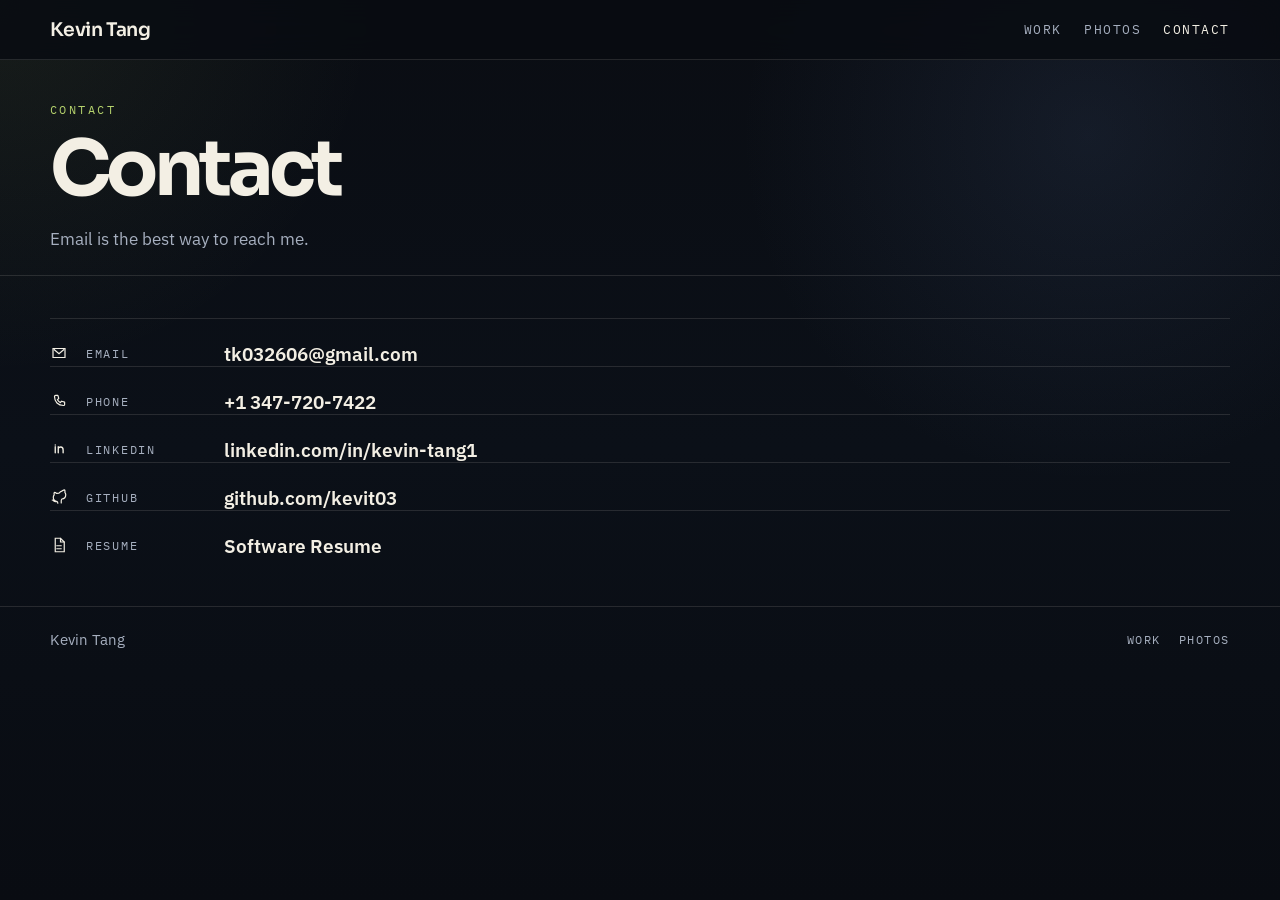
<file: contact.html>
<!doctype html>
<html lang="en">
<head>
<meta charset="UTF-8" />
<meta name="viewport" content="width=device-width, initial-scale=1" />
<meta
  name="description"
  content="Contact Kevin Tang."
/>
<title>Kevin Tang - Contact</title>

<link rel="preconnect" href="https://fonts.googleapis.com" />
<link rel="preconnect" href="https://fonts.gstatic.com" crossorigin />
<link
  href="https://fonts.googleapis.com/css2?family=IBM+Plex+Mono:wght@400;500&family=IBM+Plex+Sans:wght@400;500;600;700&family=Sora:wght@400;600;700&display=swap"
  rel="stylesheet"
/>

<link rel="stylesheet" href="./styles.css" />
</head>

<body class="page page-contact" data-page="contact">
<header class="site-header">
  <div class="shell header-bar">
    <a class="brand" href="./index.html">Kevin Tang</a>

    <nav class="site-nav" aria-label="Primary">
      <a class="site-nav__link" href="./index.html" data-nav="work">Work</a>
      <a class="site-nav__link" href="./photos.html" data-nav="photos">Photos</a>
      <a class="site-nav__link" href="./contact.html" data-nav="contact">Contact</a>
    </nav>
  </div>
</header>

<main>
  <section class="page-header">
    <div class="shell">
      <p class="eyebrow">Contact</p>
      <h1>Contact</h1>
      <p class="page-header__copy">Email is the best way to reach me.</p>
    </div>
  </section>

  <section class="section">
    <div class="shell contact-page">
      <a class="contact-row" href="mailto:tk032606@gmail.com">
        <svg class="icon" viewBox="0 0 24 24" aria-hidden="true">
          <path d="M4 6h16v12H4z" fill="none" stroke="currentColor" stroke-width="1.6" />
          <path d="m5 7 7 6 7-6" fill="none" stroke="currentColor" stroke-width="1.6" />
        </svg>
        <span>Email</span>
        <strong>tk032606@gmail.com</strong>
      </a>

      <a class="contact-row" href="tel:+13477207422">
        <svg class="icon" viewBox="0 0 24 24" aria-hidden="true">
          <path d="M7.5 4.5h3l1.2 4-1.8 1.8a14 14 0 0 0 3.8 3.8l1.8-1.8 4 1.2v3A1.5 1.5 0 0 1 18 18C10.8 18 6 13.2 6 6A1.5 1.5 0 0 1 7.5 4.5Z" fill="none" stroke="currentColor" stroke-width="1.6" stroke-linecap="round" stroke-linejoin="round" />
        </svg>
        <span>Phone</span>
        <strong>+1 347-720-7422</strong>
      </a>

      <a
        class="contact-row"
        href="https://www.linkedin.com/in/kevin-tang1/"
        target="_blank"
        rel="noreferrer"
      >
        <svg class="icon" viewBox="0 0 24 24" aria-hidden="true">
          <path d="M7 9v8M7 6.5v.1M11 17V9m0 2.3c.6-1.2 1.6-2 3.2-2 2.1 0 3.3 1.4 3.3 4V17" fill="none" stroke="currentColor" stroke-width="1.8" stroke-linecap="round" stroke-linejoin="round" />
        </svg>
        <span>LinkedIn</span>
        <strong>linkedin.com/in/kevin-tang1</strong>
      </a>

      <a
        class="contact-row"
        href="https://github.com/kevit03"
        target="_blank"
        rel="noreferrer"
      >
        <svg class="icon" viewBox="0 0 24 24" aria-hidden="true">
          <path d="M9 18c-4 1.2-4-2-6-2m12 4v-3.1c0-.9.3-1.6.8-2.2 2.6-.3 5.2-1.3 5.2-5.8 0-1.3-.5-2.4-1.2-3.2.1-.3.5-1.5-.1-3.1 0 0-1-.3-3.3 1.2A11.7 11.7 0 0 0 12 6.8a11.7 11.7 0 0 0-3 .4C6.7 5.7 5.7 6 5.7 6c-.6 1.6-.2 2.8-.1 3.1C4.9 9.9 4.4 11 4.4 12.3c0 4.5 2.6 5.5 5.2 5.8.5.6.8 1.4.8 2.2V20" fill="none" stroke="currentColor" stroke-width="1.6" stroke-linecap="round" stroke-linejoin="round" />
        </svg>
        <span>GitHub</span>
        <strong>github.com/kevit03</strong>
      </a>

      <a class="contact-row" href="./assets/kevin-tang-software-resume.pdf" target="_blank" rel="noreferrer">
        <svg class="icon" viewBox="0 0 24 24" aria-hidden="true">
          <path d="M7 3h7l5 5v13H7z" fill="none" stroke="currentColor" stroke-width="1.6" />
          <path d="M14 3v5h5M9 13h6M9 17h6" fill="none" stroke="currentColor" stroke-width="1.6" stroke-linecap="round" />
        </svg>
        <span>Resume</span>
        <strong>Software Resume</strong>
      </a>
    </div>
  </section>
</main>

<footer class="site-footer">
  <div class="shell site-footer__inner">
    <p>Kevin Tang</p>
    <div class="site-footer__links">
      <a href="./index.html">Work</a>
      <a href="./photos.html">Photos</a>
    </div>
  </div>
</footer>

<script src="./app.js" defer></script>
</body>
</html>
</file>
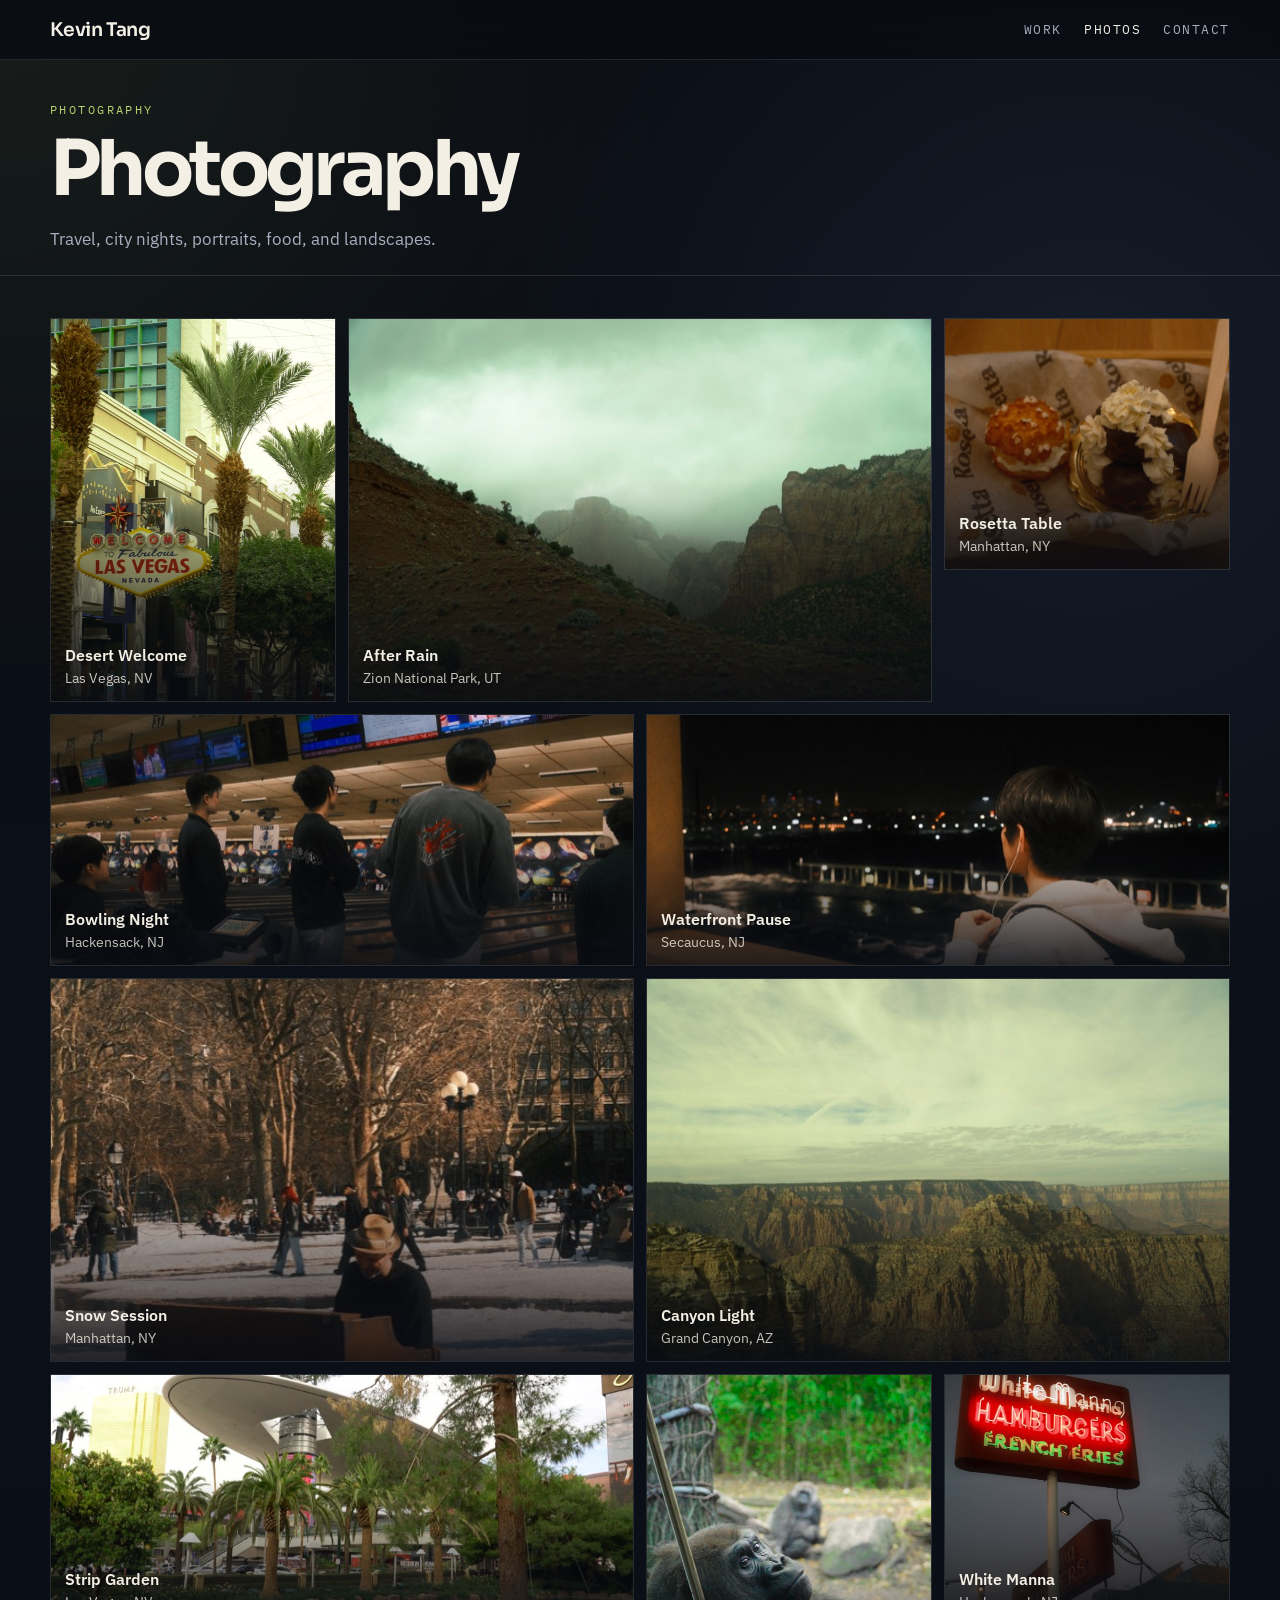
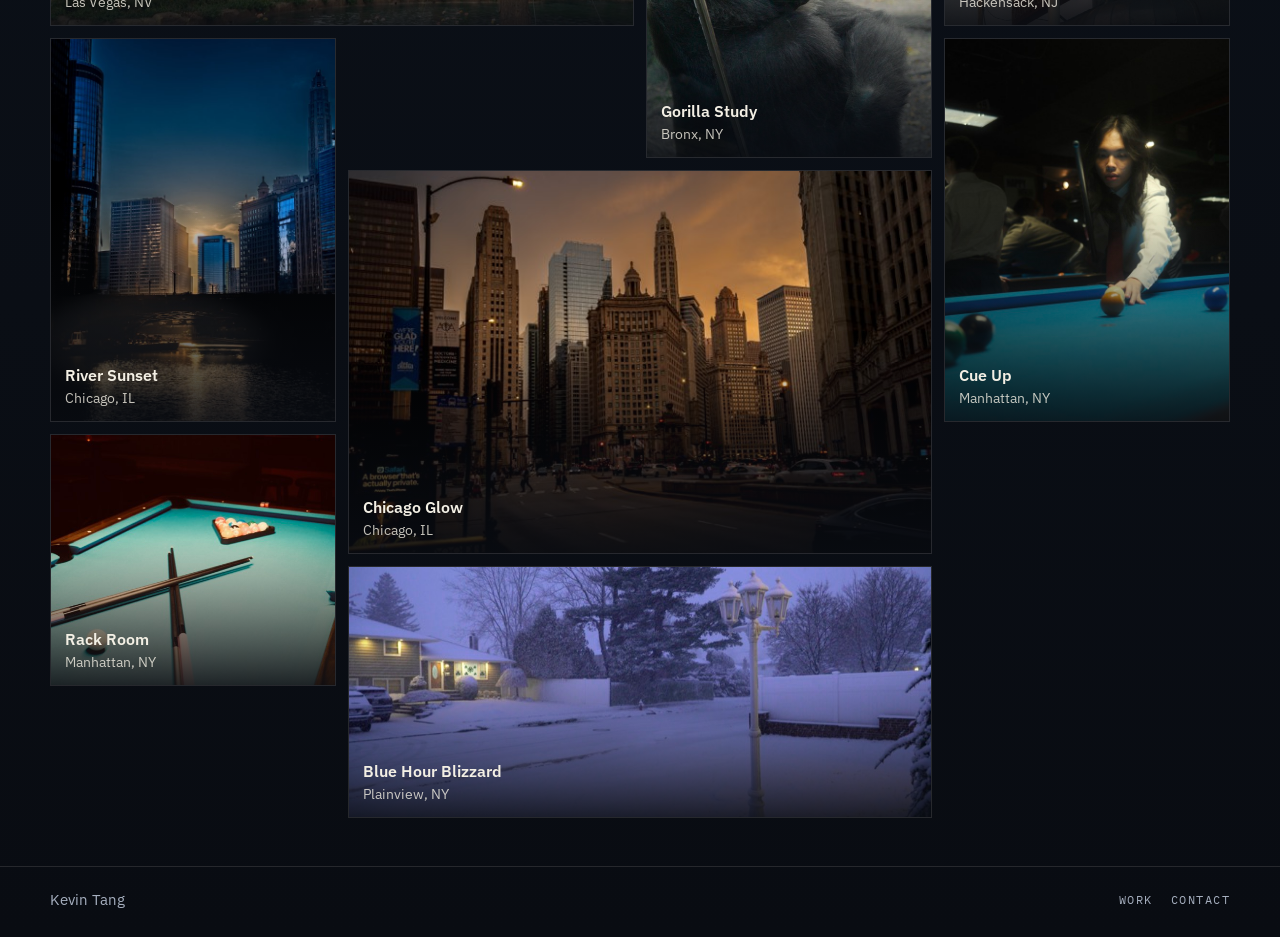
<file: photos.html>
<!doctype html>
<html lang="en">
<head>
<meta charset="UTF-8" />
<meta name="viewport" content="width=device-width, initial-scale=1" />
<meta
  name="description"
  content="Photography by Kevin Tang."
/>
<title>Kevin Tang - Photos</title>

<link rel="preconnect" href="https://fonts.googleapis.com" />
<link rel="preconnect" href="https://fonts.gstatic.com" crossorigin />
<link
  href="https://fonts.googleapis.com/css2?family=IBM+Plex+Mono:wght@400;500&family=IBM+Plex+Sans:wght@400;500;600;700&family=Sora:wght@400;600;700&display=swap"
  rel="stylesheet"
/>

<link rel="stylesheet" href="./styles.css" />
</head>

<body class="page page-photos" data-page="photos">
<header class="site-header">
  <div class="shell header-bar">
    <a class="brand" href="./index.html">Kevin Tang</a>

    <nav class="site-nav" aria-label="Primary">
      <a class="site-nav__link" href="./index.html" data-nav="work">Work</a>
      <a class="site-nav__link" href="./photos.html" data-nav="photos">Photos</a>
      <a class="site-nav__link" href="./contact.html" data-nav="contact">Contact</a>
    </nav>
  </div>
</header>

<main>
  <section class="page-header">
    <div class="shell">
      <p class="eyebrow">Photography</p>
      <h1>Photography</h1>
      <p class="page-header__copy">Travel, city nights, portraits, food, and landscapes.</p>
    </div>
  </section>

  <section class="section">
    <div class="shell">
      <div class="mosaic-grid" aria-label="Photography mosaic">
        <a class="photo-tile photo-tile--tall" href="./images/web/image1.jpg" target="_blank" rel="noreferrer">
          <img src="./images/thumbs/image1.jpg" alt="The Welcome to Fabulous Las Vegas sign framed by palm trees and storefronts." />
          <span class="photo-tile__meta">
            <span class="photo-tile__title">Desert Welcome</span>
            <span class="photo-tile__caption">Las Vegas, NV</span>
          </span>
        </a>
        <a class="photo-tile photo-tile--feature" href="./images/web/image2.jpg" target="_blank" rel="noreferrer">
          <img src="./images/thumbs/image2.jpg" alt="Mist settling over Zion canyon cliffs after rain." />
          <span class="photo-tile__meta">
            <span class="photo-tile__title">After Rain</span>
            <span class="photo-tile__caption">Zion National Park, UT</span>
          </span>
        </a>
        <a class="photo-tile photo-tile--wide" href="./images/web/image3.jpg" target="_blank" rel="noreferrer">
          <img src="./images/thumbs/image3.jpg" alt="Friends standing beside bowling lanes and watching a turn in progress." />
          <span class="photo-tile__meta">
            <span class="photo-tile__title">Bowling Night</span>
            <span class="photo-tile__caption">Hackensack, NJ</span>
          </span>
        </a>
        <a class="photo-tile photo-tile--standard" href="./images/web/image4.jpg" target="_blank" rel="noreferrer">
          <img src="./images/thumbs/image4.jpg" alt="Pastries from Rosetta Bakery on a tray over a wooden table." />
          <span class="photo-tile__meta">
            <span class="photo-tile__title">Rosetta Table</span>
            <span class="photo-tile__caption">Manhattan, NY</span>
          </span>
        </a>
        <a class="photo-tile photo-tile--wide" href="./images/web/image5.jpg" target="_blank" rel="noreferrer">
          <img src="./images/thumbs/image5.jpg" alt="A person looking out over a waterfront at night while holding a phone." />
          <span class="photo-tile__meta">
            <span class="photo-tile__title">Waterfront Pause</span>
            <span class="photo-tile__caption">Secaucus, NJ</span>
          </span>
        </a>
        <a class="photo-tile photo-tile--large" href="./images/web/image6.jpg" target="_blank" rel="noreferrer">
          <img src="./images/thumbs/image6.jpg" alt="A pianist playing an upright piano outdoors in a snowy park." />
          <span class="photo-tile__meta">
            <span class="photo-tile__title">Snow Session</span>
            <span class="photo-tile__caption">Manhattan, NY</span>
          </span>
        </a>
        <a class="photo-tile photo-tile--feature" href="./images/web/image7.jpg" target="_blank" rel="noreferrer">
          <img src="./images/thumbs/image7.jpg" alt="A wide view of the Grand Canyon under streaked clouds." />
          <span class="photo-tile__meta">
            <span class="photo-tile__title">Canyon Light</span>
            <span class="photo-tile__caption">Grand Canyon, AZ</span>
          </span>
        </a>
        <a class="photo-tile photo-tile--wide" href="./images/web/image8.jpg" target="_blank" rel="noreferrer">
          <img src="./images/thumbs/image8.jpg" alt="A futuristic building and garden pond on the Las Vegas Strip." />
          <span class="photo-tile__meta">
            <span class="photo-tile__title">Strip Garden</span>
            <span class="photo-tile__caption">Las Vegas, NV</span>
          </span>
        </a>
        <a class="photo-tile photo-tile--tall" href="./images/web/image9.jpg" target="_blank" rel="noreferrer">
          <img src="./images/thumbs/image9.jpg" alt="Close-up of a gorilla looking toward the camera in an enclosure." />
          <span class="photo-tile__meta">
            <span class="photo-tile__title">Gorilla Study</span>
            <span class="photo-tile__caption">Bronx, NY</span>
          </span>
        </a>
        <a class="photo-tile photo-tile--standard" href="./images/web/image10.jpg" target="_blank" rel="noreferrer">
          <img src="./images/thumbs/image10.jpg" alt="The White Manna Hamburgers neon sign glowing at dusk." />
          <span class="photo-tile__meta">
            <span class="photo-tile__title">White Manna</span>
            <span class="photo-tile__caption">Hackensack, NJ</span>
          </span>
        </a>
        <a class="photo-tile photo-tile--tall" href="./images/web/image11.jpg" target="_blank" rel="noreferrer">
          <img src="./images/thumbs/image11.jpg" alt="Sunset light reflecting on the Chicago River between downtown buildings." />
          <span class="photo-tile__meta">
            <span class="photo-tile__title">River Sunset</span>
            <span class="photo-tile__caption">Chicago, IL</span>
          </span>
        </a>
        <a class="photo-tile photo-tile--large" href="./images/web/image12.jpg" target="_blank" rel="noreferrer">
          <img src="./images/thumbs/image12.jpg" alt="Chicago street and skyline at sunset with warm light behind the buildings." />
          <span class="photo-tile__meta">
            <span class="photo-tile__title">Chicago Glow</span>
            <span class="photo-tile__caption">Chicago, IL</span>
          </span>
        </a>
        <a class="photo-tile photo-tile--tall" href="./images/web/image13.jpg" target="_blank" rel="noreferrer">
          <img src="./images/thumbs/image13.jpg" alt="A person lining up a shot at a pool table in a dim billiards hall." />
          <span class="photo-tile__meta">
            <span class="photo-tile__title">Cue Up</span>
            <span class="photo-tile__caption">Manhattan, NY</span>
          </span>
        </a>
        <a class="photo-tile photo-tile--standard" href="./images/web/image14.jpg" target="_blank" rel="noreferrer">
          <img src="./images/thumbs/image14.jpg" alt="Crossed pool cues on a blue billiards table with a racked set of balls in the background." />
          <span class="photo-tile__meta">
            <span class="photo-tile__title">Rack Room</span>
            <span class="photo-tile__caption">Manhattan, NY</span>
          </span>
        </a>
        <a class="photo-tile photo-tile--wide" href="./images/web/image15.jpg" target="_blank" rel="noreferrer">
          <img src="./images/thumbs/image15.jpg" alt="A snowy suburban street at blue hour with a lamp post in the foreground." />
          <span class="photo-tile__meta">
            <span class="photo-tile__title">Blue Hour Blizzard</span>
            <span class="photo-tile__caption">Plainview, NY</span>
          </span>
        </a>
      </div>
    </div>
  </section>
</main>

<footer class="site-footer">
  <div class="shell site-footer__inner">
    <p>Kevin Tang</p>
    <div class="site-footer__links">
      <a href="./index.html">Work</a>
      <a href="./contact.html">Contact</a>
    </div>
  </div>
</footer>

<script src="./app.js" defer></script>
</body>
</html>
</file>
<file: styles.css>
:root {
  --bg: #090c12;
  --bg-soft: #0f141d;
  --surface: #111722;
  --text: #f3efe4;
  --muted: #a6afbf;
  --line: rgba(243, 239, 228, 0.12);
  --line-strong: rgba(182, 211, 109, 0.4);
  --accent: #b6d36d;
  --accent-soft: #dbe5ba;
  --shadow: 0 24px 70px rgba(0, 0, 0, 0.34);
}

* {
  box-sizing: border-box;
}

html {
  scroll-behavior: smooth;
}

body {
  margin: 0;
  min-height: 100vh;
  font-family: "IBM Plex Sans", sans-serif;
  color: var(--text);
  background:
    radial-gradient(circle at top left, rgba(182, 211, 109, 0.08), transparent 24%),
    radial-gradient(circle at 85% 15%, rgba(76, 100, 144, 0.16), transparent 26%),
    linear-gradient(180deg, #0a0d13 0%, #0b1018 50%, #090c12 100%);
}

img {
  display: block;
  max-width: 100%;
}

a,
button {
  font: inherit;
  color: inherit;
}

button {
  background: none;
}

.shell {
  width: min(1180px, calc(100% - 32px));
  margin: 0 auto;
}

.eyebrow {
  margin: 0 0 16px;
  font-family: "IBM Plex Mono", monospace;
  font-size: 0.76rem;
  letter-spacing: 0.2em;
  text-transform: uppercase;
  color: var(--accent);
}

.site-header {
  position: sticky;
  top: 0;
  z-index: 30;
  border-bottom: 1px solid var(--line);
  background: rgba(9, 12, 18, 0.86);
  backdrop-filter: blur(18px);
}

.header-bar {
  display: flex;
  align-items: center;
  justify-content: space-between;
  gap: 24px;
  padding: 18px 0;
}

.brand {
  text-decoration: none;
  font-family: "Sora", sans-serif;
  font-size: 1.18rem;
  font-weight: 600;
  letter-spacing: -0.03em;
}

.site-nav {
  display: flex;
  flex-wrap: wrap;
  gap: 22px;
}

.site-nav__link {
  text-decoration: none;
  font-family: "IBM Plex Mono", monospace;
  font-size: 0.8rem;
  letter-spacing: 0.12em;
  text-transform: uppercase;
  color: var(--muted);
}

.site-nav__link:hover,
.site-nav__link:focus-visible,
.site-nav__link.is-active {
  color: var(--text);
}

.intro-screen {
  position: fixed;
  inset: 0;
  z-index: 100;
  display: grid;
  place-items: center;
  background: rgba(5, 8, 13, 0.97);
  transition: opacity 360ms ease, visibility 360ms ease;
}

.intro-screen.is-hidden {
  opacity: 0;
  visibility: hidden;
}

.intro-screen__canvas {
  position: absolute;
  inset: 0;
  width: 100%;
  height: 100%;
}

.intro-screen__copy {
  position: relative;
  z-index: 1;
  width: min(640px, calc(100% - 40px));
  padding: 32px;
  border: 1px solid rgba(182, 211, 109, 0.32);
  background: rgba(8, 12, 18, 0.72);
  box-shadow: var(--shadow);
}

.intro-screen__copy h1 {
  margin: 0;
  font-family: "Sora", sans-serif;
  font-size: clamp(3rem, 12vw, 5.8rem);
  line-height: 0.95;
  letter-spacing: -0.06em;
}

.intro-screen__copy p:last-of-type {
  margin: 14px 0 0;
  color: var(--muted);
  font-size: 1.02rem;
}

.intro-screen__skip,
.text-button {
  margin-top: 24px;
  padding: 0;
  border: none;
  cursor: pointer;
  font-family: "IBM Plex Mono", monospace;
  font-size: 0.8rem;
  letter-spacing: 0.12em;
  text-transform: uppercase;
  color: var(--accent-soft);
}

.text-button {
  margin-top: 0;
}

.intro-screen__skip:hover,
.intro-screen__skip:focus-visible,
.text-button:hover,
.text-button:focus-visible {
  color: var(--text);
}

.hero,
.page-header,
.section {
  padding: 42px 0 48px;
}

.hero-grid {
  display: grid;
  grid-template-columns: minmax(0, 1fr);
  gap: 0;
  align-items: start;
}

.hero-copy h1,
.page-header h1,
.section-heading h2 {
  margin: 0;
  font-family: "Sora", sans-serif;
  font-size: clamp(2.9rem, 6vw, 4.8rem);
  line-height: 0.96;
  letter-spacing: -0.06em;
}

.hero-lede,
.page-header__copy,
.gallery-copy {
  margin: 18px 0 0;
  max-width: 40rem;
  color: var(--muted);
  line-height: 1.8;
  font-size: 1.04rem;
}

.link-cluster,
.gallery-controls {
  display: flex;
  flex-wrap: wrap;
  gap: 18px 24px;
  margin-top: 26px;
}

.icon-link {
  display: inline-flex;
  align-items: center;
  gap: 10px;
  text-decoration: none;
  padding-bottom: 6px;
  border-bottom: 1px solid transparent;
}

.icon-link:hover,
.icon-link:focus-visible {
  border-bottom-color: var(--accent);
}

.icon {
  width: 18px;
  height: 18px;
  flex: 0 0 18px;
}

.fact-list {
  margin: 34px 0 0;
  display: grid;
  grid-template-columns: repeat(2, minmax(0, 1fr));
  gap: 18px 28px;
}

.fact-list__item {
  padding-top: 14px;
  border-top: 1px solid var(--line);
}

.fact-list dt {
  margin: 0 0 8px;
  font-family: "IBM Plex Mono", monospace;
  font-size: 0.74rem;
  letter-spacing: 0.14em;
  text-transform: uppercase;
  color: var(--muted);
}

.fact-list dd {
  margin: 0;
  font-size: 1rem;
  line-height: 1.6;
}

.section {
  border-top: 1px solid var(--line);
}

.section-heading {
  margin-bottom: 24px;
}

.section-heading--compact {
  margin-bottom: 12px;
}

.project-list,
.entry-list {
  display: grid;
  gap: 24px;
}

.project-row,
.entry,
.contact-row {
  padding-top: 22px;
  border-top: 1px solid var(--line);
}

.project-row__meta,
.entry__meta {
  display: flex;
  justify-content: space-between;
  gap: 16px;
  align-items: flex-start;
}

.project-row__meta span,
.entry__meta span {
  font-family: "IBM Plex Mono", monospace;
  font-size: 0.76rem;
  letter-spacing: 0.12em;
  text-transform: uppercase;
  color: var(--muted);
  white-space: nowrap;
}

.project-row h3,
.entry h3 {
  margin: 0;
  font-size: 1.32rem;
  line-height: 1.3;
}

.project-row p,
.entry p {
  margin: 6px 0 0;
  color: var(--muted);
}

.project-row__summary {
  margin: 14px 0 0;
  color: var(--text);
  font-size: 1rem;
  line-height: 1.7;
}

.project-row__points,
.entry__points {
  margin: 14px 0 0;
  padding-left: 18px;
  color: var(--muted);
  line-height: 1.8;
}

.project-row__links {
  display: flex;
  flex-wrap: wrap;
  gap: 20px;
  margin-top: 16px;
}

.project-row__links a {
  font-family: "IBM Plex Mono", monospace;
  font-size: 0.8rem;
  letter-spacing: 0.12em;
  text-transform: uppercase;
  text-decoration: none;
  color: var(--accent-soft);
}

.project-row__links a:hover,
.project-row__links a:focus-visible {
  color: var(--text);
}

.columns-two {
  display: grid;
  grid-template-columns: repeat(2, minmax(0, 1fr));
  gap: 42px;
}

.page-header {
  padding-bottom: 20px;
}

.gallery-shell {
  display: grid;
  grid-template-columns: minmax(320px, 0.92fr) minmax(0, 1.08fr);
  gap: 28px;
  align-items: start;
}

.gallery-spotlight {
  position: sticky;
  top: 96px;
}

.gallery-spotlight__media {
  box-shadow: var(--shadow);
}

.gallery-image {
  width: 100%;
  aspect-ratio: 4 / 5;
  object-fit: cover;
}

.gallery-spotlight__meta {
  padding-top: 18px;
}

.gallery-copy--small {
  font-size: 0.96rem;
}

.gallery-meta-line {
  display: flex;
  align-items: center;
  flex-wrap: wrap;
  gap: 12px;
  margin-top: 14px;
  font-family: "IBM Plex Mono", monospace;
  font-size: 0.78rem;
  letter-spacing: 0.12em;
  text-transform: uppercase;
  color: var(--muted);
}

.gallery-meta-line__divider {
  width: 4px;
  height: 4px;
  background: var(--accent);
}

.mosaic-grid {
  display: grid;
  grid-template-columns: repeat(4, minmax(0, 1fr));
  gap: 12px;
  grid-auto-flow: dense;
  grid-auto-rows: 120px;
}

.photo-tile {
  position: relative;
  padding: 0;
  overflow: hidden;
  border: 1px solid var(--line);
  cursor: pointer;
  transition: transform 180ms ease, border-color 180ms ease;
}

.photo-tile:hover,
.photo-tile:focus-visible,
.photo-tile.is-active {
  transform: translateY(-2px);
  border-color: var(--accent);
}

.photo-tile img {
  width: 100%;
  height: 100%;
  object-fit: cover;
}

.photo-tile::after {
  content: "";
  position: absolute;
  inset: auto 0 0;
  height: 58%;
  background: linear-gradient(180deg, transparent, rgba(9, 12, 18, 0.88));
  pointer-events: none;
}

.photo-tile__meta {
  position: absolute;
  left: 14px;
  right: 14px;
  bottom: 14px;
  z-index: 1;
  text-align: left;
}

.photo-tile__title,
.photo-tile__caption {
  display: block;
}

.photo-tile__title {
  font-weight: 600;
}

.photo-tile__caption {
  margin-top: 4px;
  font-size: 0.86rem;
  color: rgba(243, 239, 228, 0.8);
}

.photo-tile--feature {
  grid-column: span 2;
  grid-row: span 3;
}

.photo-tile--wide {
  grid-column: span 2;
  grid-row: span 2;
}

.photo-tile--tall {
  grid-row: span 3;
}

.photo-tile--large {
  grid-column: span 2;
  grid-row: span 3;
}

.photo-tile--standard {
  grid-row: span 2;
}

.contact-page {
  display: grid;
}

.contact-row {
  display: grid;
  grid-template-columns: 18px 120px minmax(0, 1fr);
  gap: 18px;
  align-items: center;
  text-decoration: none;
}

.contact-row span {
  font-family: "IBM Plex Mono", monospace;
  font-size: 0.76rem;
  letter-spacing: 0.14em;
  text-transform: uppercase;
  color: var(--muted);
}

.contact-row strong {
  font-size: clamp(1rem, 2.5vw, 1.2rem);
  font-weight: 600;
}

.contact-row:hover strong,
.contact-row:focus-visible strong {
  color: var(--accent-soft);
}

.site-footer {
  border-top: 1px solid var(--line);
  padding: 22px 0 28px;
}

.site-footer__inner {
  display: flex;
  justify-content: space-between;
  gap: 18px;
  align-items: center;
}

.site-footer__inner p {
  margin: 0;
  font-size: 0.95rem;
  color: var(--muted);
}

.site-footer__links {
  display: flex;
  flex-wrap: wrap;
  gap: 18px;
}

.site-footer__links a {
  text-decoration: none;
  font-family: "IBM Plex Mono", monospace;
  font-size: 0.78rem;
  letter-spacing: 0.12em;
  text-transform: uppercase;
  color: var(--muted);
}

.site-footer__links a:hover,
.site-footer__links a:focus-visible {
  color: var(--text);
}

@media (max-width: 1080px) {
  .hero-grid,
  .gallery-shell,
  .columns-two {
    grid-template-columns: 1fr;
  }

  .gallery-spotlight {
    position: static;
  }
}

@media (max-width: 780px) {
  .shell {
    width: min(100% - 24px, 760px);
  }

  .header-bar,
  .site-footer__inner {
    flex-direction: column;
    align-items: flex-start;
  }

  .fact-list {
    grid-template-columns: 1fr;
  }

  .mosaic-grid {
    grid-template-columns: repeat(2, minmax(0, 1fr));
    grid-auto-rows: 120px;
  }

  .photo-tile--feature,
  .photo-tile--wide,
  .photo-tile--large {
    grid-column: span 2;
  }
}

@media (max-width: 560px) {
  .hero-copy h1,
  .page-header h1,
  .section-heading h2 {
    font-size: 2.5rem;
  }

  .contact-row {
    grid-template-columns: 18px 1fr;
  }

  .contact-row strong {
    grid-column: 2;
  }

  .mosaic-grid {
    grid-template-columns: 1fr;
  }

  .photo-tile--feature,
  .photo-tile--wide,
  .photo-tile--large {
    grid-column: span 1;
  }
}
</file>
